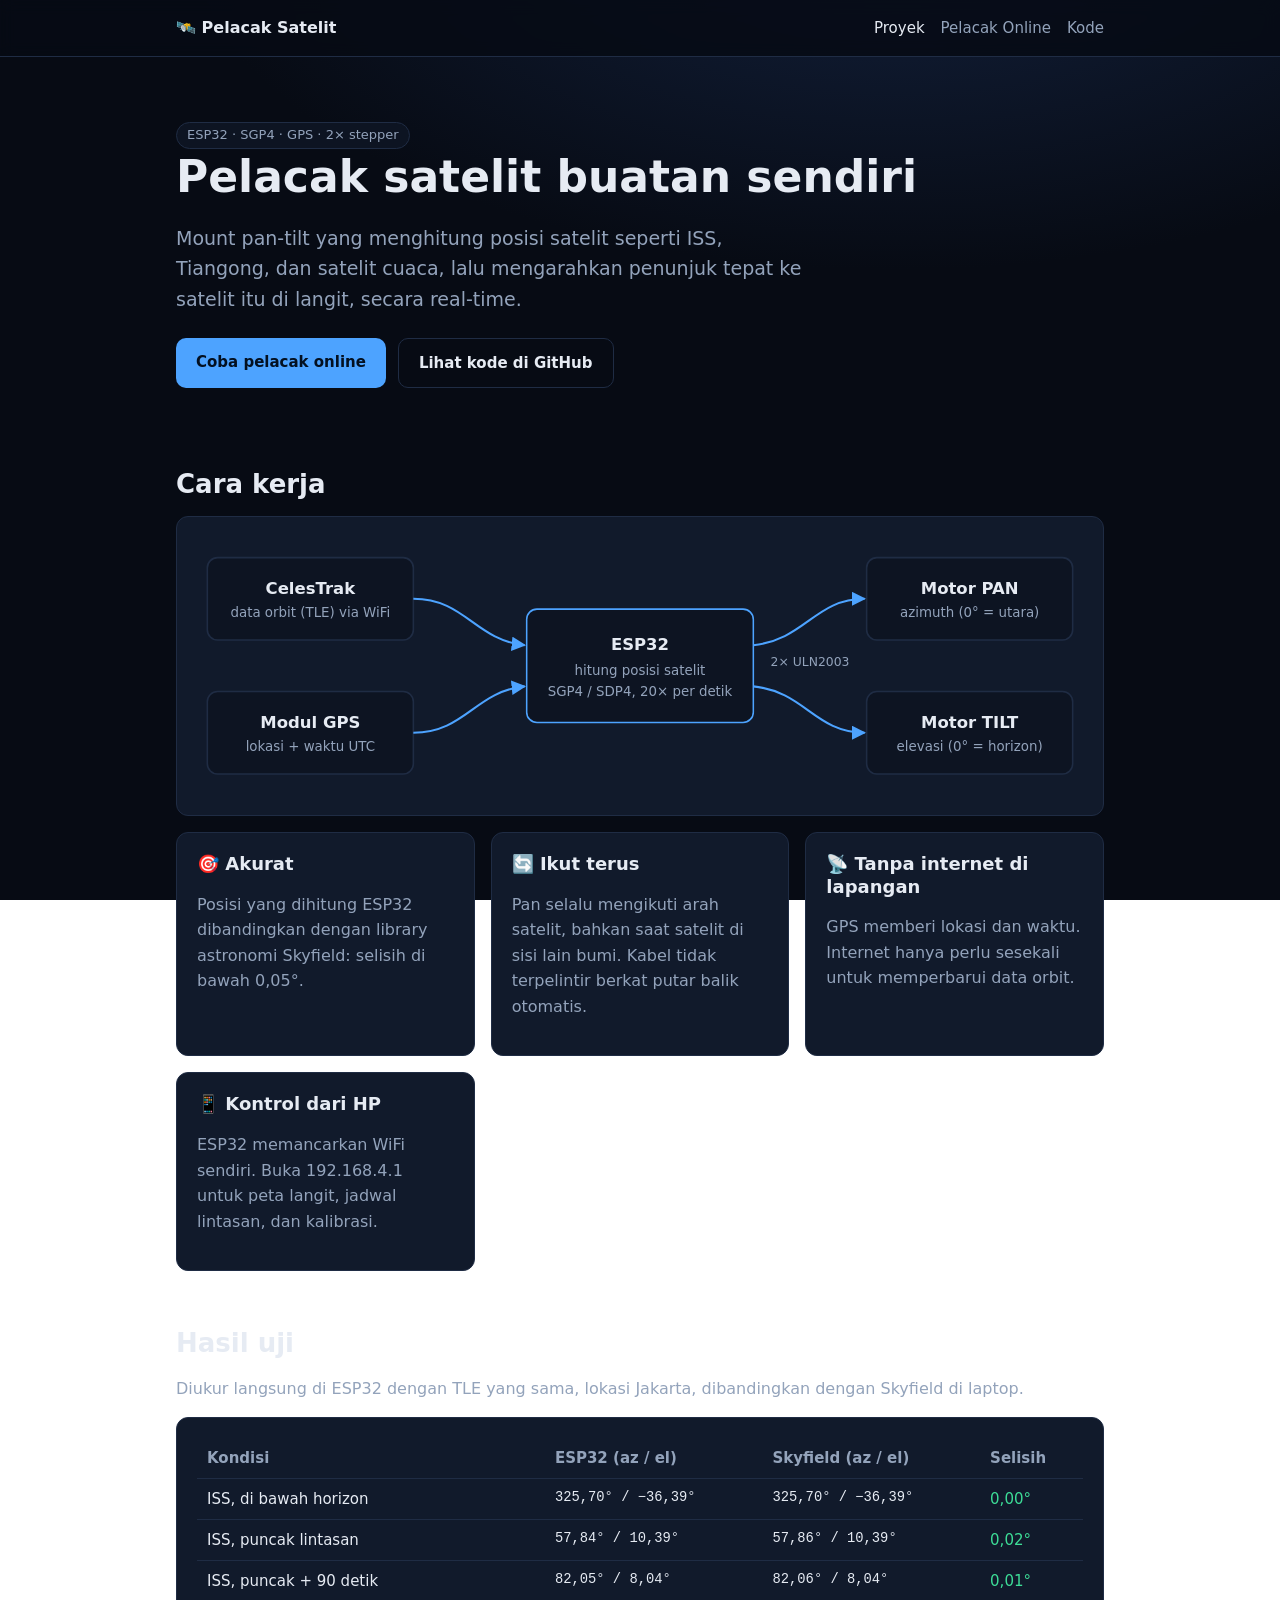
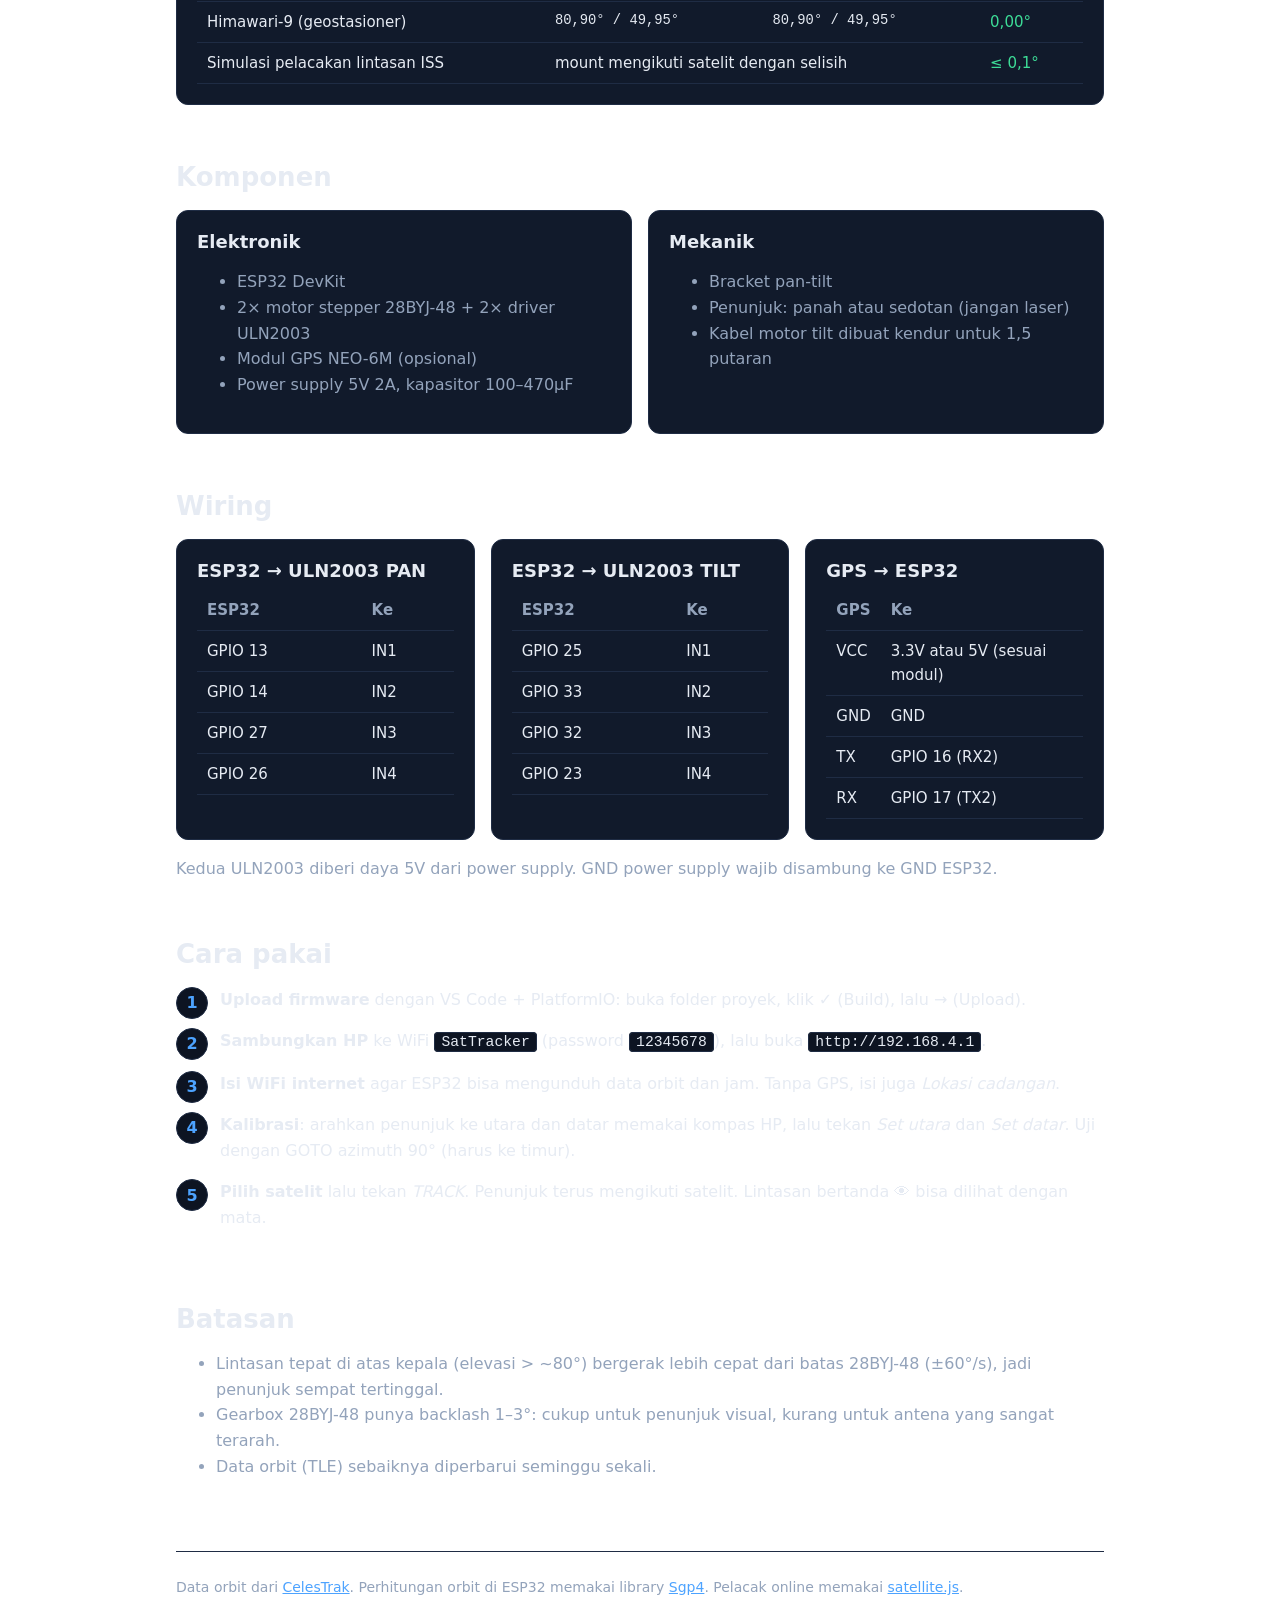
<file: docs/index.html>
<!doctype html>
<html lang="id">
<head>
<meta charset="utf-8">
<meta name="viewport" content="width=device-width, initial-scale=1">
<title>Pelacak Satelit ESP32</title>
<meta name="description" content="Mount pan-tilt ESP32 yang mengarahkan penunjuk ke satelit di langit secara real-time memakai SGP4, GPS, dan 2 motor stepper.">
<link rel="stylesheet" href="style.css">
</head>
<body>
<nav>
  <div class="wrap">
    <a class="brand" href="./">🛰️ Pelacak Satelit</a>
    <a class="link active" href="./">Proyek</a>
    <a class="link" href="tracker.html">Pelacak Online</a>
    <a class="link hide-sm" href="https://github.com/yusfikarfirmansamudra933-blip/satellite-tracker">Kode</a>
  </div>
</nav>

<main class="wrap">
  <section class="hero">
    <span class="pill">ESP32 · SGP4 · GPS · 2× stepper</span>
    <h1>Pelacak satelit buatan sendiri</h1>
    <p class="lead">Mount pan-tilt yang menghitung posisi satelit seperti ISS, Tiangong, dan satelit cuaca,
      lalu mengarahkan penunjuk tepat ke satelit itu di langit, secara real-time.</p>
    <div class="actions">
      <a class="btn" href="tracker.html">Coba pelacak online</a>
      <a class="btn ghost" href="https://github.com/yusfikarfirmansamudra933-blip/satellite-tracker">Lihat kode di GitHub</a>
    </div>
  </section>

  <h2>Cara kerja</h2>
  <div class="card table-scroll">
    <svg class="diagram" viewBox="0 0 860 250" role="img" aria-label="Diagram alur: CelesTrak dan GPS ke ESP32, lalu ke motor pan dan tilt">
      <defs>
        <marker id="ar" viewBox="0 0 10 10" refX="9" refY="5" markerWidth="7" markerHeight="7" orient="auto">
          <path d="M0,0 L10,5 L0,10 z" fill="#4da3ff"/>
        </marker>
      </defs>
      <g fill="#0d1422" stroke="#1f2c44" stroke-width="1.5">
        <rect x="10" y="20" width="200" height="80" rx="10"/>
        <rect x="10" y="150" width="200" height="80" rx="10"/>
        <rect x="320" y="70" width="220" height="110" rx="10" stroke="#4da3ff"/>
        <rect x="650" y="20" width="200" height="80" rx="10"/>
        <rect x="650" y="150" width="200" height="80" rx="10"/>
      </g>
      <g fill="#e6ebf3" font-size="16" font-weight="600" text-anchor="middle">
        <text x="110" y="55">CelesTrak</text>
        <text x="110" y="185">Modul GPS</text>
        <text x="430" y="110">ESP32</text>
        <text x="750" y="55">Motor PAN</text>
        <text x="750" y="185">Motor TILT</text>
      </g>
      <g fill="#93a3bb" font-size="13" text-anchor="middle">
        <text x="110" y="78">data orbit (TLE) via WiFi</text>
        <text x="110" y="208">lokasi + waktu UTC</text>
        <text x="430" y="134">hitung posisi satelit</text>
        <text x="430" y="154">SGP4 / SDP4, 20× per detik</text>
        <text x="750" y="78">azimuth (0° = utara)</text>
        <text x="750" y="208">elevasi (0° = horizon)</text>
      </g>
      <g stroke="#4da3ff" stroke-width="2" fill="none" marker-end="url(#ar)">
        <path d="M210,60 C260,60 270,100 318,105"/>
        <path d="M210,190 C260,190 270,150 318,145"/>
        <path d="M540,105 C590,100 600,60 648,60"/>
        <path d="M540,145 C590,150 600,190 648,190"/>
      </g>
      <text x="595" y="125" fill="#93a3bb" font-size="12" text-anchor="middle">2× ULN2003</text>
    </svg>
  </div>

  <div class="grid" style="margin-top:16px">
    <div class="card"><h3>🎯 Akurat</h3><p class="muted">Posisi yang dihitung ESP32 dibandingkan dengan library astronomi Skyfield: selisih di bawah 0,05°.</p></div>
    <div class="card"><h3>🔄 Ikut terus</h3><p class="muted">Pan selalu mengikuti arah satelit, bahkan saat satelit di sisi lain bumi. Kabel tidak terpelintir berkat putar balik otomatis.</p></div>
    <div class="card"><h3>📡 Tanpa internet di lapangan</h3><p class="muted">GPS memberi lokasi dan waktu. Internet hanya perlu sesekali untuk memperbarui data orbit.</p></div>
    <div class="card"><h3>📱 Kontrol dari HP</h3><p class="muted">ESP32 memancarkan WiFi sendiri. Buka 192.168.4.1 untuk peta langit, jadwal lintasan, dan kalibrasi.</p></div>
  </div>

  <h2>Hasil uji</h2>
  <p class="muted">Diukur langsung di ESP32 dengan TLE yang sama, lokasi Jakarta, dibandingkan dengan Skyfield di laptop.</p>
  <div class="card table-scroll">
    <table>
      <thead><tr><th>Kondisi</th><th>ESP32 (az / el)</th><th>Skyfield (az / el)</th><th>Selisih</th></tr></thead>
      <tbody>
        <tr><td>ISS, di bawah horizon</td><td class="mono">325,70° / −36,39°</td><td class="mono">325,70° / −36,39°</td><td class="good">0,00°</td></tr>
        <tr><td>ISS, puncak lintasan</td><td class="mono">57,84° / 10,39°</td><td class="mono">57,86° / 10,39°</td><td class="good">0,02°</td></tr>
        <tr><td>ISS, puncak + 90 detik</td><td class="mono">82,05° / 8,04°</td><td class="mono">82,06° / 8,04°</td><td class="good">0,01°</td></tr>
        <tr><td>Himawari-9 (geostasioner)</td><td class="mono">80,90° / 49,95°</td><td class="mono">80,90° / 49,95°</td><td class="good">0,00°</td></tr>
        <tr><td>Simulasi pelacakan lintasan ISS</td><td colspan="2">mount mengikuti satelit dengan selisih</td><td class="good">≤ 0,1°</td></tr>
      </tbody>
    </table>
  </div>

  <h2>Komponen</h2>
  <div class="grid">
    <div class="card">
      <h3>Elektronik</h3>
      <ul class="muted">
        <li>ESP32 DevKit</li>
        <li>2× motor stepper 28BYJ-48 + 2× driver ULN2003</li>
        <li>Modul GPS NEO-6M (opsional)</li>
        <li>Power supply 5V 2A, kapasitor 100–470µF</li>
      </ul>
    </div>
    <div class="card">
      <h3>Mekanik</h3>
      <ul class="muted">
        <li>Bracket pan-tilt</li>
        <li>Penunjuk: panah atau sedotan (jangan laser)</li>
        <li>Kabel motor tilt dibuat kendur untuk 1,5 putaran</li>
      </ul>
    </div>
  </div>

  <h2>Wiring</h2>
  <div class="grid">
    <div class="card table-scroll">
      <h3>ESP32 → ULN2003 PAN</h3>
      <table>
        <tr><th>ESP32</th><th>Ke</th></tr>
        <tr><td>GPIO 13</td><td>IN1</td></tr>
        <tr><td>GPIO 14</td><td>IN2</td></tr>
        <tr><td>GPIO 27</td><td>IN3</td></tr>
        <tr><td>GPIO 26</td><td>IN4</td></tr>
      </table>
    </div>
    <div class="card table-scroll">
      <h3>ESP32 → ULN2003 TILT</h3>
      <table>
        <tr><th>ESP32</th><th>Ke</th></tr>
        <tr><td>GPIO 25</td><td>IN1</td></tr>
        <tr><td>GPIO 33</td><td>IN2</td></tr>
        <tr><td>GPIO 32</td><td>IN3</td></tr>
        <tr><td>GPIO 23</td><td>IN4</td></tr>
      </table>
    </div>
    <div class="card table-scroll">
      <h3>GPS → ESP32</h3>
      <table>
        <tr><th>GPS</th><th>Ke</th></tr>
        <tr><td>VCC</td><td>3.3V atau 5V (sesuai modul)</td></tr>
        <tr><td>GND</td><td>GND</td></tr>
        <tr><td>TX</td><td>GPIO 16 (RX2)</td></tr>
        <tr><td>RX</td><td>GPIO 17 (TX2)</td></tr>
      </table>
    </div>
  </div>
  <p class="muted">Kedua ULN2003 diberi daya 5V dari power supply. GND power supply wajib disambung ke GND ESP32.</p>

  <h2>Cara pakai</h2>
  <ol class="steps">
    <li><strong>Upload firmware</strong> dengan VS Code + PlatformIO: buka folder proyek, klik ✓ (Build), lalu → (Upload).</li>
    <li><strong>Sambungkan HP</strong> ke WiFi <code>SatTracker</code> (password <code>12345678</code>), lalu buka <code>http://192.168.4.1</code>.</li>
    <li><strong>Isi WiFi internet</strong> agar ESP32 bisa mengunduh data orbit dan jam. Tanpa GPS, isi juga <em>Lokasi cadangan</em>.</li>
    <li><strong>Kalibrasi</strong>: arahkan penunjuk ke utara dan datar memakai kompas HP, lalu tekan <em>Set utara</em> dan <em>Set datar</em>. Uji dengan GOTO azimuth 90° (harus ke timur).</li>
    <li><strong>Pilih satelit</strong> lalu tekan <em>TRACK</em>. Penunjuk terus mengikuti satelit. Lintasan bertanda 👁 bisa dilihat dengan mata.</li>
  </ol>

  <h2>Batasan</h2>
  <ul class="muted">
    <li>Lintasan tepat di atas kepala (elevasi &gt; ~80°) bergerak lebih cepat dari batas 28BYJ-48 (±60°/s), jadi penunjuk sempat tertinggal.</li>
    <li>Gearbox 28BYJ-48 punya backlash 1–3°: cukup untuk penunjuk visual, kurang untuk antena yang sangat terarah.</li>
    <li>Data orbit (TLE) sebaiknya diperbarui seminggu sekali.</li>
  </ul>

  <footer>
    Data orbit dari <a href="https://celestrak.org">CelesTrak</a>. Perhitungan orbit di ESP32 memakai library
    <a href="https://github.com/Hopperpop/Sgp4-Library">Sgp4</a>. Pelacak online memakai
    <a href="https://github.com/shashwatak/satellite-js">satellite.js</a>.
  </footer>
</main>
</body>
</html>
</file>
<file: docs/style.css>
:root {
  --bg: #070b14;
  --bg-2: #0d1422;
  --card: #111a2b;
  --line: #1f2c44;
  --text: #e6ebf3;
  --muted: #93a3bb;
  --accent: #4da3ff;
  --accent-2: #ffd54f;
  --good: #3ddc97;
  --danger: #ff6b6b;
  --radius: 12px;
  --mono: ui-monospace, "SFMono-Regular", Consolas, monospace;
}

* { box-sizing: border-box; }

body {
  margin: 0;
  background: radial-gradient(1200px 600px at 70% -10%, #13213d 0%, var(--bg) 60%) fixed;
  color: var(--text);
  font: 16px/1.6 system-ui, -apple-system, "Segoe UI", Roboto, sans-serif;
}

a { color: var(--accent); }

.wrap { max-width: 960px; margin: 0 auto; padding: 0 16px; }

/* ---------- Navigasi ---------- */
nav {
  position: sticky; top: 0; z-index: 10;
  background: rgba(7, 11, 20, 0.85);
  backdrop-filter: blur(8px);
  border-bottom: 1px solid var(--line);
}
nav .wrap { display: flex; align-items: center; gap: 16px; height: 56px; }
nav .brand { font-weight: 700; color: var(--text); text-decoration: none; margin-right: auto; white-space: nowrap; }
nav a.link { color: var(--muted); text-decoration: none; font-size: 15px; white-space: nowrap; }
nav a.link:hover, nav a.link.active { color: var(--text); }

/* ---------- Umum ---------- */
h1, h2, h3 { line-height: 1.25; }
h2 { font-size: 26px; margin: 56px 0 16px; }
h3 { font-size: 18px; margin: 0 0 8px; }
p.lead { font-size: 19px; color: var(--muted); max-width: 640px; }
.muted { color: var(--muted); }
code, .mono { font-family: var(--mono); font-size: 0.92em; }
code { background: var(--bg-2); padding: 1px 6px; border-radius: 4px; border: 1px solid var(--line); }

.btn {
  display: inline-block; padding: 12px 20px; border-radius: 10px;
  background: var(--accent); color: #031021; font-weight: 600; text-decoration: none;
  border: 0; cursor: pointer; font-size: 15px;
}
.btn.ghost { background: transparent; color: var(--text); border: 1px solid var(--line); }
.btn:hover { filter: brightness(1.1); }

.card { background: var(--card); border: 1px solid var(--line); border-radius: var(--radius); padding: 20px; }
.grid { display: grid; gap: 16px; grid-template-columns: repeat(auto-fit, minmax(240px, 1fr)); }

table { width: 100%; border-collapse: collapse; font-size: 15px; }
th, td { text-align: left; padding: 8px 10px; border-bottom: 1px solid var(--line); vertical-align: top; }
th { color: var(--muted); font-weight: 600; }
.table-scroll { overflow-x: auto; }

pre {
  background: var(--bg-2); border: 1px solid var(--line); border-radius: var(--radius);
  padding: 16px; overflow-x: auto; font: 13px/1.5 var(--mono);
}

footer { margin: 72px 0 0; padding: 24px 0; border-top: 1px solid var(--line); color: var(--muted); font-size: 14px; }

/* ---------- Beranda ---------- */
.hero { padding: 64px 0 24px; }
.hero h1 { font-size: 44px; margin: 0 0 12px; }
.hero .actions { display: flex; gap: 12px; flex-wrap: wrap; margin-top: 24px; }
.steps { counter-reset: step; list-style: none; padding: 0; }
.steps li { counter-increment: step; position: relative; padding: 0 0 16px 44px; }
.steps li::before {
  content: counter(step); position: absolute; left: 0; top: 0;
  width: 30px; height: 30px; border-radius: 50%; background: var(--bg-2); border: 1px solid var(--line);
  display: grid; place-items: center; font-weight: 700; color: var(--accent);
}
.diagram { width: 100%; min-width: 620px; height: auto; display: block; }
.diagram text { font-family: system-ui, sans-serif; }
.pill { display: inline-block; padding: 2px 10px; border-radius: 99px; background: var(--bg-2); border: 1px solid var(--line); font-size: 13px; color: var(--muted); }
.good { color: var(--good); }

/* ---------- Pelacak ---------- */
.app { display: grid; gap: 16px; grid-template-columns: 1fr; padding: 24px 0; }
@media (min-width: 820px) { .app { grid-template-columns: 380px 1fr; } }
.controls { display: flex; gap: 8px; flex-wrap: wrap; }
.controls select, .controls input {
  flex: 1; min-width: 0; padding: 10px; border-radius: 8px; border: 1px solid var(--line);
  background: var(--bg-2); color: var(--text); font-size: 15px;
}
.controls .btn { padding: 10px 14px; }
#sky { width: 100%; max-width: 380px; aspect-ratio: 1; display: block; margin: 0 auto; }
.stats { display: grid; grid-template-columns: repeat(2, 1fr); gap: 10px; margin: 0; }
.stats div { background: var(--bg-2); border: 1px solid var(--line); border-radius: 10px; padding: 10px 12px; }
.stats dt { color: var(--muted); font-size: 13px; }
.stats dd { margin: 0; font: 600 18px/1.3 var(--mono); }
.status { min-height: 22px; font-size: 14px; color: var(--accent-2); margin: 8px 0; }
.big { font-size: 22px; font-weight: 700; margin: 4px 0 12px; }
tr.vis td { color: var(--accent-2); }
.legend { display: flex; gap: 16px; flex-wrap: wrap; font-size: 13px; color: var(--muted); justify-content: center; margin-top: 8px; }
.legend span::before { content: ""; display: inline-block; width: 10px; height: 10px; border-radius: 50%; margin-right: 6px; vertical-align: -1px; background: var(--c); }

@media (max-width: 520px) {
  .hero h1 { font-size: 32px; }
  nav a.link.hide-sm { display: none; }
}
</file>
